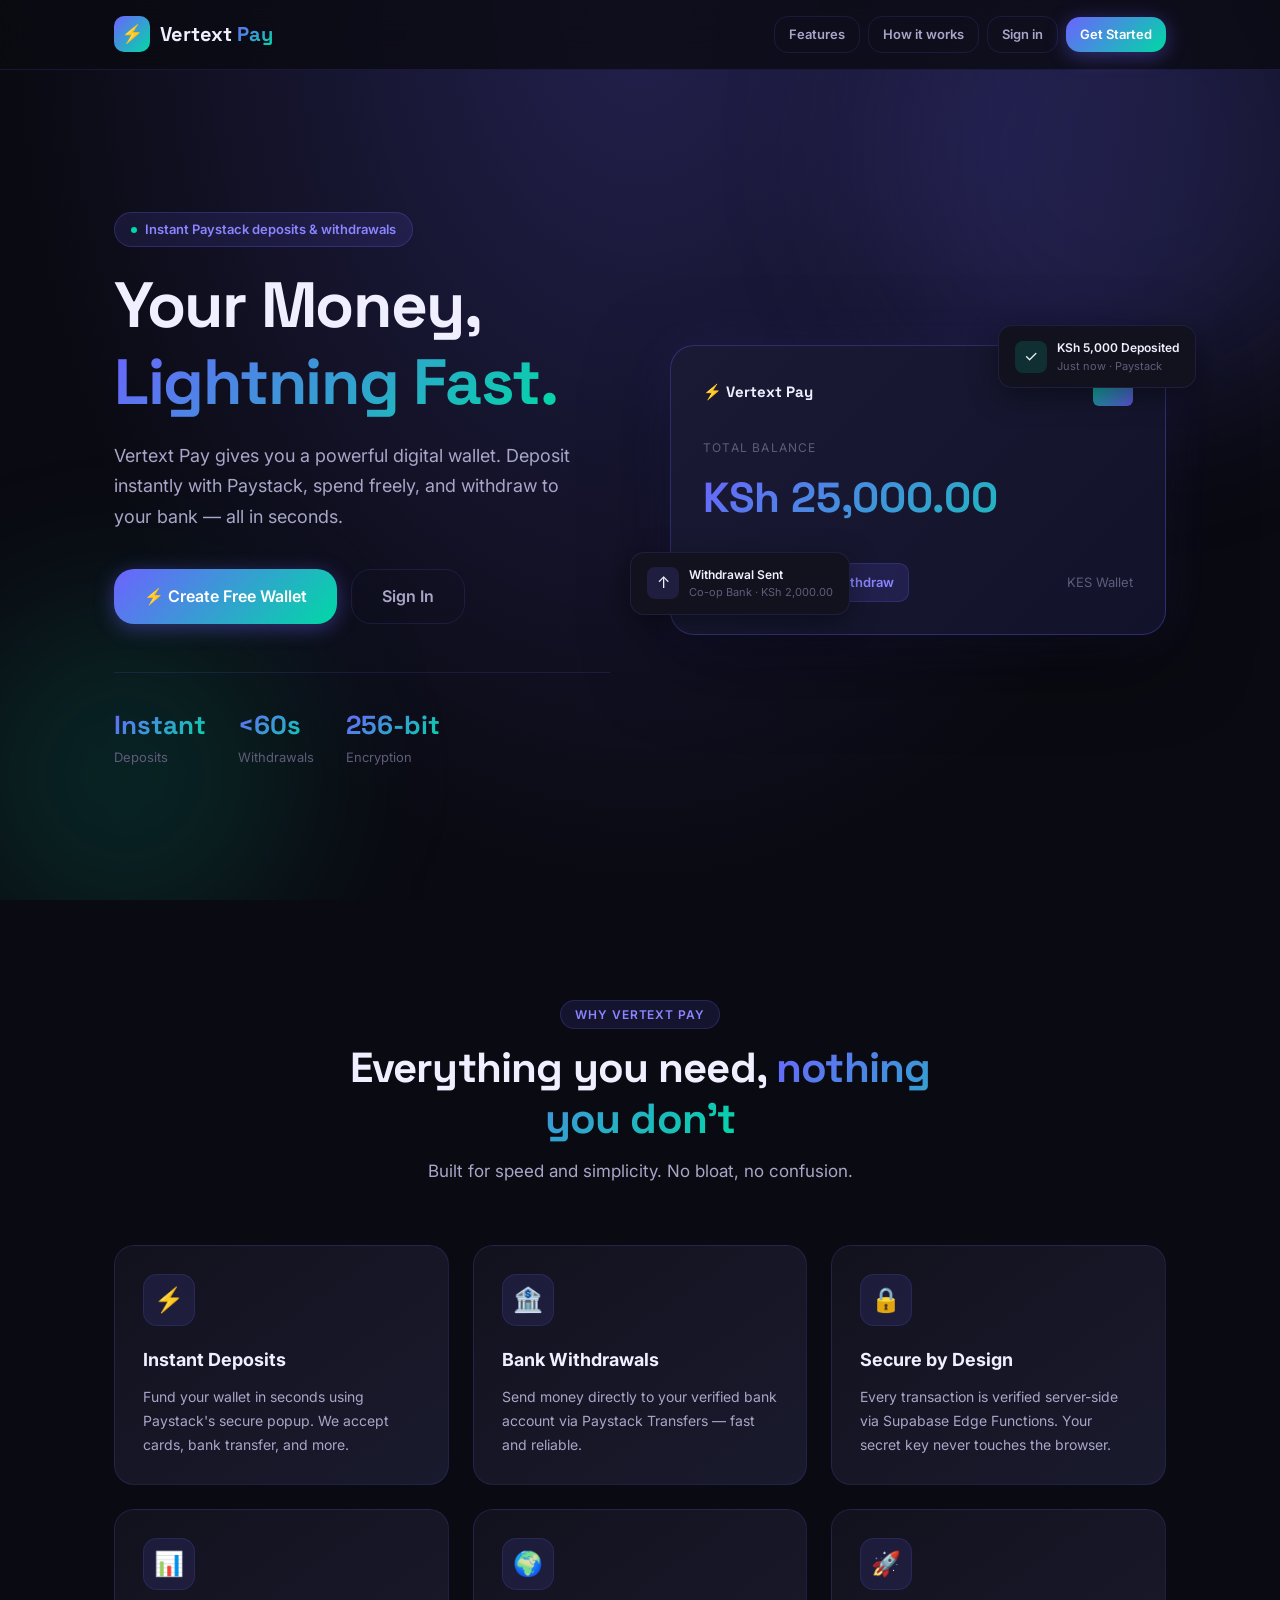
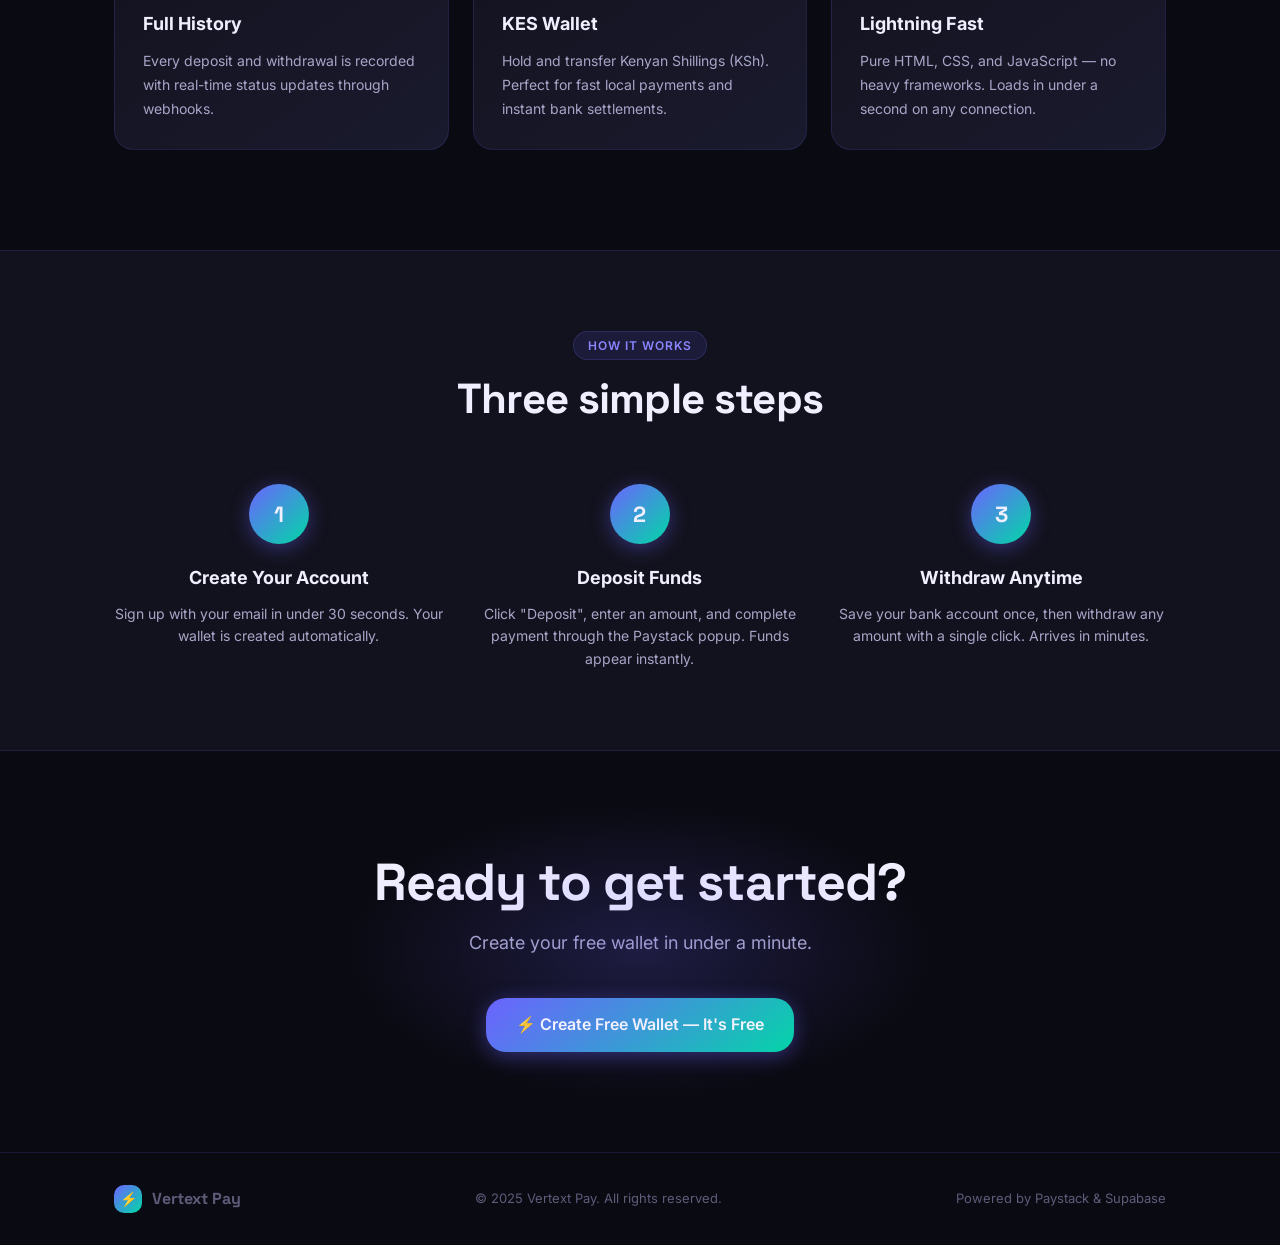
<file: index.html>
<!DOCTYPE html>
<html lang="en">
<head>
  <meta charset="UTF-8" />
  <meta name="viewport" content="width=device-width, initial-scale=1.0" />
  <meta name="description" content="Vertext Pay — The lightning-fast digital wallet. Deposit instantly via Paystack, withdraw to your bank in minutes." />
  <title>Vertext Pay — Lightning-Fast Digital Wallet</title>

  <!-- Preload critical fonts -->
  <link rel="preconnect" href="https://fonts.googleapis.com" crossorigin />
  <link rel="preconnect" href="https://fonts.gstatic.com" crossorigin />
  <link rel="stylesheet" href="css/styles.css" />

  <style>
    /* ── Landing page specific ──────────────────────────────── */
    .hero {
      min-height: 100vh;
      display: flex;
      align-items: center;
      position: relative;
      overflow: hidden;
      padding-top: 80px;
    }

    .hero-bg {
      position: absolute;
      inset: 0;
      background: var(--grad-glow);
      pointer-events: none;
    }

    .hero-orb {
      position: absolute;
      border-radius: 50%;
      filter: blur(80px);
      pointer-events: none;
    }

    .hero-orb-1 {
      width: 500px; height: 500px;
      background: rgba(108,99,255,0.18);
      top: -100px; right: -100px;
      animation: float 8s ease-in-out infinite;
    }

    .hero-orb-2 {
      width: 350px; height: 350px;
      background: rgba(0,217,165,0.12);
      bottom: -50px; left: -50px;
      animation: float 10s ease-in-out infinite reverse;
    }

    .hero-content {
      position: relative;
      z-index: 2;
      display: grid;
      grid-template-columns: 1fr 1fr;
      gap: 60px;
      align-items: center;
      padding: 80px 0;
    }

    .hero-badge {
      display: inline-flex;
      align-items: center;
      gap: 8px;
      background: rgba(108,99,255,0.12);
      border: 1px solid rgba(108,99,255,0.25);
      border-radius: 20px;
      padding: 6px 16px;
      font-size: 13px;
      font-weight: 600;
      color: var(--primary-light);
      margin-bottom: 20px;
    }

    .hero-badge .dot {
      width: 6px; height: 6px;
      background: var(--accent);
      border-radius: 50%;
      animation: pulse 2s ease-in-out infinite;
    }

    .hero-title {
      font-size: clamp(38px, 5vw, 64px);
      margin-bottom: 20px;
    }

    .hero-subtitle {
      font-size: 18px;
      color: var(--text-secondary);
      line-height: 1.7;
      margin-bottom: 36px;
      max-width: 480px;
    }

    .hero-cta {
      display: flex;
      gap: 14px;
      flex-wrap: wrap;
    }

    .hero-stats {
      display: flex;
      gap: 32px;
      margin-top: 48px;
      padding-top: 32px;
      border-top: 1px solid var(--border);
    }

    .hero-stat-value {
      font-size: 26px;
      font-weight: 800;
      font-family: 'Space Grotesk', sans-serif;
    }

    .hero-stat-label {
      font-size: 13px;
      color: var(--text-muted);
    }

    /* ── Wallet Card Mockup ──────────────────────────────────── */
    .wallet-mockup {
      position: relative;
    }

    .mockup-card {
      background: linear-gradient(135deg, #1A1A35 0%, #12122A 100%);
      border: 1px solid rgba(108,99,255,0.3);
      border-radius: 24px;
      padding: 32px;
      box-shadow: 0 24px 80px rgba(0,0,0,0.5), 0 0 60px rgba(108,99,255,0.15);
      animation: float 6s ease-in-out infinite;
    }

    .mockup-header {
      display: flex;
      justify-content: space-between;
      align-items: center;
      margin-bottom: 32px;
    }

    .mockup-logo {
      font-family: 'Space Grotesk', sans-serif;
      font-weight: 700;
      font-size: 15px;
    }

    .mockup-chip {
      width: 40px; height: 28px;
      background: linear-gradient(135deg, var(--accent), var(--primary));
      border-radius: 6px;
      opacity: 0.8;
    }

    .mockup-balance-label {
      font-size: 12px;
      color: var(--text-muted);
      text-transform: uppercase;
      letter-spacing: 0.1em;
      margin-bottom: 6px;
    }

    .mockup-balance {
      font-size: 42px;
      font-weight: 800;
      font-family: 'Space Grotesk', sans-serif;
      background: var(--grad-primary);
      -webkit-background-clip: text;
      -webkit-text-fill-color: transparent;
      background-clip: text;
      margin-bottom: 32px;
    }

    .mockup-footer {
      display: flex;
      justify-content: space-between;
      align-items: center;
    }

    .mockup-actions {
      display: flex;
      gap: 10px;
    }

    .mockup-action {
      display: flex;
      align-items: center;
      gap: 6px;
      background: rgba(108,99,255,0.15);
      border: 1px solid rgba(108,99,255,0.2);
      border-radius: 10px;
      padding: 8px 14px;
      font-size: 13px;
      font-weight: 600;
      color: var(--primary-light);
    }

    .mockup-user { font-size: 13px; color: var(--text-muted); }

    /* Floating mini cards */
    .float-badge {
      position: absolute;
      background: var(--bg-card);
      border: 1px solid var(--border);
      border-radius: var(--radius-md);
      padding: 12px 16px;
      display: flex;
      align-items: center;
      gap: 10px;
      box-shadow: 0 8px 30px rgba(0,0,0,0.4);
    }

    .float-badge-1 {
      top: -20px; right: -30px;
      animation: float 5s ease-in-out 1s infinite;
    }

    .float-badge-2 {
      bottom: 20px; left: -40px;
      animation: float 7s ease-in-out 0.5s infinite reverse;
    }

    .float-badge-icon {
      width: 32px; height: 32px;
      border-radius: 8px;
      display: flex; align-items: center; justify-content: center;
      font-size: 16px;
    }

    .float-badge-icon.green { background: rgba(0,217,165,0.15); }
    .float-badge-icon.purple { background: rgba(108,99,255,0.15); }

    .float-badge-text { font-size: 12px; font-weight: 600; }
    .float-badge-sub  { font-size: 11px; color: var(--text-muted); }

    /* ── Features Section ───────────────────────────────────── */
    .features {
      padding: 100px 0;
      position: relative;
    }

    .section-header {
      text-align: center;
      max-width: 600px;
      margin: 0 auto 60px;
    }

    .section-tag {
      display: inline-block;
      background: rgba(108,99,255,0.12);
      border: 1px solid rgba(108,99,255,0.2);
      border-radius: 20px;
      padding: 4px 14px;
      font-size: 12px;
      font-weight: 600;
      color: var(--primary-light);
      text-transform: uppercase;
      letter-spacing: 0.08em;
      margin-bottom: 14px;
    }

    .section-title {
      font-size: clamp(28px, 4vw, 42px);
      margin-bottom: 14px;
    }

    .section-subtitle {
      color: var(--text-secondary);
      font-size: 17px;
    }

    .features-grid {
      display: grid;
      grid-template-columns: repeat(3, 1fr);
      gap: 24px;
    }

    .feature-card {
      background: var(--grad-card);
      border: 1px solid var(--border);
      border-radius: var(--radius-lg);
      padding: 28px;
      transition: all 0.3s var(--ease);
      position: relative;
      overflow: hidden;
    }

    .feature-card::before {
      content: '';
      position: absolute;
      top: 0; left: 0; right: 0;
      height: 2px;
      background: var(--grad-primary);
      opacity: 0;
      transition: opacity 0.3s var(--ease);
    }

    .feature-card:hover {
      border-color: var(--border-hover);
      transform: translateY(-4px);
      box-shadow: 0 16px 40px rgba(0,0,0,0.3);
    }

    .feature-card:hover::before { opacity: 1; }

    .feature-icon {
      width: 52px; height: 52px;
      border-radius: 14px;
      display: flex; align-items: center; justify-content: center;
      font-size: 24px;
      margin-bottom: 20px;
      background: rgba(108,99,255,0.12);
      border: 1px solid rgba(108,99,255,0.15);
    }

    .feature-title {
      font-size: 18px;
      font-weight: 700;
      margin-bottom: 10px;
    }

    .feature-desc {
      color: var(--text-secondary);
      font-size: 14px;
      line-height: 1.7;
    }

    /* ── How it works ───────────────────────────────────────── */
    .how-it-works {
      padding: 80px 0;
      background: var(--bg-card);
      border-top: 1px solid var(--border);
      border-bottom: 1px solid var(--border);
    }

    .steps-grid {
      display: grid;
      grid-template-columns: repeat(3, 1fr);
      gap: 32px;
      margin-top: 60px;
    }

    .step {
      text-align: center;
      position: relative;
    }

    .step-number {
      width: 60px; height: 60px;
      border-radius: 50%;
      background: var(--grad-primary);
      display: flex; align-items: center; justify-content: center;
      font-family: 'Space Grotesk', sans-serif;
      font-size: 22px;
      font-weight: 800;
      margin: 0 auto 20px;
      box-shadow: var(--shadow-btn);
    }

    .step-title { font-size: 18px; font-weight: 700; margin-bottom: 10px; }
    .step-desc { color: var(--text-secondary); font-size: 14px; }

    /* ── CTA ────────────────────────────────────────────────── */
    .cta-section {
      padding: 100px 0;
      text-align: center;
      position: relative;
      overflow: hidden;
    }

    .cta-section::before {
      content: '';
      position: absolute;
      top: 50%; left: 50%;
      transform: translate(-50%, -50%);
      width: 600px; height: 300px;
      background: radial-gradient(ellipse, rgba(108,99,255,0.2) 0%, transparent 70%);
      pointer-events: none;
    }

    .cta-title { font-size: clamp(32px, 5vw, 52px); margin-bottom: 16px; }
    .cta-sub { color: var(--text-secondary); font-size: 18px; margin-bottom: 40px; }

    /* ── Footer ─────────────────────────────────────────────── */
    footer {
      border-top: 1px solid var(--border);
      padding: 32px 0;
      text-align: center;
      color: var(--text-muted);
      font-size: 13px;
    }

    .footer-inner {
      display: flex;
      align-items: center;
      justify-content: space-between;
    }

    /* ── Responsive ─────────────────────────────────────────── */
    @media (max-width: 900px) {
      .hero-content {
        grid-template-columns: 1fr;
        text-align: center;
        gap: 40px;
      }
      .hero-cta { justify-content: center; }
      .hero-stats { justify-content: center; }
      .features-grid { grid-template-columns: 1fr; }
      .steps-grid { grid-template-columns: 1fr; }
      .float-badge-1, .float-badge-2 { display: none; }
      .footer-inner { flex-direction: column; gap: 12px; }
    }
  </style>
</head>
<body>

  <!-- ── Navbar ─────────────────────────────────────────────── -->
  <nav class="navbar" id="navbar">
    <div class="container navbar-inner">
      <a href="/" class="logo">
        <div class="logo-icon">⚡</div>
        <span>Vertext <span class="text-gradient">Pay</span></span>
      </a>
      <div class="nav-links">
        <a href="#features" class="btn btn-ghost btn-sm">Features</a>
        <a href="#how" class="btn btn-ghost btn-sm">How it works</a>
        <a href="auth.html" class="btn btn-ghost btn-sm">Sign in</a>
        <a href="auth.html?tab=signup" class="btn btn-primary btn-sm">Get Started</a>
      </div>
    </div>
  </nav>

  <!-- ── Hero ───────────────────────────────────────────────── -->
  <section class="hero">
    <div class="hero-bg"></div>
    <div class="hero-orb hero-orb-1"></div>
    <div class="hero-orb hero-orb-2"></div>

    <div class="container">
      <div class="hero-content">
        <div class="hero-left">
          <div class="hero-badge">
            <span class="dot"></span>
            Instant Paystack deposits & withdrawals
          </div>
          <h1 class="hero-title">
            Your Money,
            <span class="text-gradient">Lightning Fast.</span>
          </h1>
          <p class="hero-subtitle">
            Vertext Pay gives you a powerful digital wallet. Deposit instantly with Paystack, spend freely, and withdraw to your bank — all in seconds.
          </p>
          <div class="hero-cta">
            <a href="auth.html?tab=signup" class="btn btn-primary btn-lg" id="hero-cta-btn">
              ⚡ Create Free Wallet
            </a>
            <a href="auth.html" class="btn btn-ghost btn-lg">Sign In</a>
          </div>
          <div class="hero-stats">
            <div>
              <div class="hero-stat-value text-gradient">Instant</div>
              <div class="hero-stat-label">Deposits</div>
            </div>
            <div>
              <div class="hero-stat-value text-gradient">&lt;60s</div>
              <div class="hero-stat-label">Withdrawals</div>
            </div>
            <div>
              <div class="hero-stat-value text-gradient">256-bit</div>
              <div class="hero-stat-label">Encryption</div>
            </div>
          </div>
        </div>

        <div class="hero-right wallet-mockup">
          <div class="mockup-card">
            <div class="mockup-header">
              <div class="mockup-logo">⚡ Vertext Pay</div>
              <div class="mockup-chip"></div>
            </div>
            <div class="mockup-balance-label">Total Balance</div>
            <div class="mockup-balance">KSh 25,000.00</div>
            <div class="mockup-footer">
              <div class="mockup-actions">
                <div class="mockup-action">↓ Deposit</div>
                <div class="mockup-action">↑ Withdraw</div>
              </div>
              <div class="mockup-user">KES Wallet</div>
            </div>
          </div>

          <!-- Floating badges -->
          <div class="float-badge float-badge-1">
            <div class="float-badge-icon green">✓</div>
            <div>
              <div class="float-badge-text">KSh 5,000 Deposited</div>
              <div class="float-badge-sub">Just now · Paystack</div>
            </div>
          </div>
          <div class="float-badge float-badge-2">
            <div class="float-badge-icon purple">↑</div>
            <div>
              <div class="float-badge-text">Withdrawal Sent</div>
              <div class="float-badge-sub">Co-op Bank · KSh 2,000.00</div>
            </div>
          </div>
        </div>
      </div>
    </div>
  </section>

  <!-- ── Features ───────────────────────────────────────────── -->
  <section class="features" id="features">
    <div class="container">
      <div class="section-header">
        <div class="section-tag">Why Vertext Pay</div>
        <h2 class="section-title">Everything you need, <span class="text-gradient">nothing you don't</span></h2>
        <p class="section-subtitle">Built for speed and simplicity. No bloat, no confusion.</p>
      </div>
      <div class="features-grid">
        <div class="feature-card">
          <div class="feature-icon">⚡</div>
          <div class="feature-title">Instant Deposits</div>
          <p class="feature-desc">Fund your wallet in seconds using Paystack's secure popup. We accept cards, bank transfer, and more.</p>
        </div>
        <div class="feature-card">
          <div class="feature-icon">🏦</div>
          <div class="feature-title">Bank Withdrawals</div>
          <p class="feature-desc">Send money directly to your verified bank account via Paystack Transfers — fast and reliable.</p>
        </div>
        <div class="feature-card">
          <div class="feature-icon">🔒</div>
          <div class="feature-title">Secure by Design</div>
          <p class="feature-desc">Every transaction is verified server-side via Supabase Edge Functions. Your secret key never touches the browser.</p>
        </div>
        <div class="feature-card">
          <div class="feature-icon">📊</div>
          <div class="feature-title">Full History</div>
          <p class="feature-desc">Every deposit and withdrawal is recorded with real-time status updates through webhooks.</p>
        </div>
        <div class="feature-card">
          <div class="feature-icon">🌍</div>
          <div class="feature-title">KES Wallet</div>
          <p class="feature-desc">Hold and transfer Kenyan Shillings (KSh). Perfect for fast local payments and instant bank settlements.</p>
        </div>
        <div class="feature-card">
          <div class="feature-icon">🚀</div>
          <div class="feature-title">Lightning Fast</div>
          <p class="feature-desc">Pure HTML, CSS, and JavaScript — no heavy frameworks. Loads in under a second on any connection.</p>
        </div>
      </div>
    </div>
  </section>

  <!-- ── How it works ───────────────────────────────────────── -->
  <section class="how-it-works" id="how">
    <div class="container">
      <div class="section-header">
        <div class="section-tag">How it works</div>
        <h2 class="section-title">Three simple steps</h2>
      </div>
      <div class="steps-grid">
        <div class="step">
          <div class="step-number">1</div>
          <div class="step-title">Create Your Account</div>
          <p class="step-desc">Sign up with your email in under 30 seconds. Your wallet is created automatically.</p>
        </div>
        <div class="step">
          <div class="step-number">2</div>
          <div class="step-title">Deposit Funds</div>
          <p class="step-desc">Click "Deposit", enter an amount, and complete payment through the Paystack popup. Funds appear instantly.</p>
        </div>
        <div class="step">
          <div class="step-number">3</div>
          <div class="step-title">Withdraw Anytime</div>
          <p class="step-desc">Save your bank account once, then withdraw any amount with a single click. Arrives in minutes.</p>
        </div>
      </div>
    </div>
  </section>

  <!-- ── CTA ────────────────────────────────────────────────── -->
  <section class="cta-section">
    <div class="container">
      <h2 class="cta-title">Ready to get started?</h2>
      <p class="cta-sub">Create your free wallet in under a minute.</p>
      <a href="auth.html?tab=signup" class="btn btn-primary btn-lg" id="cta-signup-btn">
        ⚡ Create Free Wallet — It's Free
      </a>
    </div>
  </section>

  <!-- ── Footer ─────────────────────────────────────────────── -->
  <footer>
    <div class="container footer-inner">
      <div class="logo" style="font-size:16px">
        <span class="logo-icon" style="width:28px;height:28px;font-size:14px">⚡</span>
        Vertext Pay
      </div>
      <div>© 2025 Vertext Pay. All rights reserved.</div>
      <div style="color:var(--text-muted)">Powered by Paystack &amp; Supabase</div>
    </div>
  </footer>

  <div id="toast-container"></div>

  <script src="js/config.js"></script>
  <script src="js/utils.js"></script>
  <script>
    // Smooth navbar bg on scroll
    window.addEventListener('scroll', () => {
      const nav = document.getElementById('navbar');
      if (window.scrollY > 20) {
        nav.style.background = 'rgba(10,10,18,0.95)';
      } else {
        nav.style.background = 'rgba(10,10,18,0.8)';
      }
    });

    // Handle signup tab param
    const params = new URLSearchParams(window.location.search);
    if (params.get('tab') === 'signup') {
      window.location.href = 'auth.html?tab=signup';
    }

    // Fade in hero
    document.querySelector('.hero-content').style.animation = 'fadeInUp 0.6s ease both';
  </script>
</body>
</html>
</file>
<file: css/styles.css>
/* ============================================================
   VERTEXT PAY — Global Design System
   ============================================================ */

@import url('https://fonts.googleapis.com/css2?family=Inter:wght@300;400;500;600;700;800&family=Space+Grotesk:wght@400;500;600;700&display=swap');

/* ── CSS Variables ─────────────────────────────────────────── */
:root {
  /* Brand palette */
  --primary:       #6C63FF;
  --primary-light: #8B85FF;
  --primary-dark:  #4B44CC;
  --accent:        #00D9A5;
  --accent-light:  #26FFB8;
  --danger:        #FF4D6D;
  --warning:       #FFB547;
  --success:       #00D9A5;

  /* Surfaces */
  --bg-base:       #0A0A12;
  --bg-card:       #12121E;
  --bg-elevated:   #1A1A2E;
  --bg-hover:      #20203A;
  --border:        rgba(108, 99, 255, 0.15);
  --border-hover:  rgba(108, 99, 255, 0.35);

  /* Text */
  --text-primary:  #F0EFFF;
  --text-secondary:#A8A6C8;
  --text-muted:    #5E5C7A;

  /* Gradients */
  --grad-primary:  linear-gradient(135deg, #6C63FF 0%, #00D9A5 100%);
  --grad-card:     linear-gradient(145deg, #12121E 0%, #1A1A2E 100%);
  --grad-glow:     radial-gradient(ellipse at 50% 0%, rgba(108,99,255,0.25) 0%, transparent 70%);

  /* Spacing */
  --radius-sm:  8px;
  --radius-md:  14px;
  --radius-lg:  20px;
  --radius-xl:  28px;

  /* Shadows */
  --shadow-card:  0 4px 24px rgba(0,0,0,0.4), 0 1px 0 rgba(255,255,255,0.04) inset;
  --shadow-glow:  0 0 40px rgba(108,99,255,0.3);
  --shadow-btn:   0 4px 20px rgba(108,99,255,0.4);
  --shadow-accent:0 4px 20px rgba(0,217,165,0.35);

  /* Transitions */
  --ease: cubic-bezier(0.4, 0, 0.2, 1);
  --duration: 200ms;
}

/* ── Reset & Base ──────────────────────────────────────────── */
*, *::before, *::after { box-sizing: border-box; margin: 0; padding: 0; }

html {
  scroll-behavior: smooth;
  -webkit-font-smoothing: antialiased;
  -moz-osx-font-smoothing: grayscale;
}

body {
  font-family: 'Inter', sans-serif;
  font-size: 15px;
  line-height: 1.6;
  color: var(--text-primary);
  background: var(--bg-base);
  min-height: 100vh;
  overflow-x: hidden;
}

a { color: inherit; text-decoration: none; }
img { max-width: 100%; display: block; }
button { cursor: pointer; font-family: inherit; border: none; outline: none; }
input, select, textarea { font-family: inherit; }

/* ── Typography ────────────────────────────────────────────── */
h1, h2, h3, h4, h5 {
  font-family: 'Space Grotesk', sans-serif;
  font-weight: 700;
  line-height: 1.2;
  letter-spacing: -0.02em;
}

.text-gradient {
  background: var(--grad-primary);
  -webkit-background-clip: text;
  -webkit-text-fill-color: transparent;
  background-clip: text;
}

/* ── Layout ────────────────────────────────────────────────── */
.container {
  width: 100%;
  max-width: 1100px;
  margin: 0 auto;
  padding: 0 24px;
}

/* ── Navbar ────────────────────────────────────────────────── */
.navbar {
  position: fixed;
  top: 0; left: 0; right: 0;
  z-index: 100;
  padding: 16px 0;
  background: rgba(10,10,18,0.8);
  backdrop-filter: blur(20px);
  -webkit-backdrop-filter: blur(20px);
  border-bottom: 1px solid var(--border);
  transition: background var(--duration) var(--ease);
}

.navbar-inner {
  display: flex;
  align-items: center;
  justify-content: space-between;
}

.logo {
  display: flex;
  align-items: center;
  gap: 10px;
  font-family: 'Space Grotesk', sans-serif;
  font-size: 20px;
  font-weight: 700;
}

.logo-icon {
  width: 36px; height: 36px;
  background: var(--grad-primary);
  border-radius: 10px;
  display: flex; align-items: center; justify-content: center;
  font-size: 18px;
}

.nav-links {
  display: flex;
  gap: 8px;
  align-items: center;
}

/* ── Buttons ───────────────────────────────────────────────── */
.btn {
  display: inline-flex;
  align-items: center;
  justify-content: center;
  gap: 8px;
  padding: 10px 22px;
  border-radius: var(--radius-md);
  font-size: 14px;
  font-weight: 600;
  transition: all var(--duration) var(--ease);
  white-space: nowrap;
}

.btn-primary {
  background: var(--grad-primary);
  color: #fff;
  box-shadow: var(--shadow-btn);
}
.btn-primary:hover {
  transform: translateY(-2px);
  box-shadow: 0 8px 30px rgba(108,99,255,0.5);
  filter: brightness(1.08);
}
.btn-primary:active { transform: translateY(0); }

.btn-ghost {
  background: transparent;
  color: var(--text-secondary);
  border: 1px solid var(--border);
}
.btn-ghost:hover {
  background: var(--bg-elevated);
  color: var(--text-primary);
  border-color: var(--border-hover);
}

.btn-accent {
  background: var(--accent);
  color: #0A0A12;
  font-weight: 700;
  box-shadow: var(--shadow-accent);
}
.btn-accent:hover {
  transform: translateY(-2px);
  box-shadow: 0 8px 30px rgba(0,217,165,0.45);
  filter: brightness(1.08);
}

.btn-danger {
  background: rgba(255,77,109,0.15);
  color: var(--danger);
  border: 1px solid rgba(255,77,109,0.25);
}
.btn-danger:hover {
  background: rgba(255,77,109,0.25);
}

.btn-lg { padding: 14px 30px; font-size: 16px; border-radius: var(--radius-lg); }
.btn-sm { padding: 7px 14px; font-size: 13px; }

.btn:disabled {
  opacity: 0.5;
  cursor: not-allowed;
  transform: none !important;
  filter: none !important;
}

/* Loading spinner in button */
.btn .spinner {
  width: 16px; height: 16px;
  border: 2px solid rgba(255,255,255,0.3);
  border-top-color: #fff;
  border-radius: 50%;
  animation: spin 0.6s linear infinite;
  display: none;
}
.btn.loading .spinner { display: block; }
.btn.loading .btn-text { opacity: 0.7; }

/* ── Cards ─────────────────────────────────────────────────── */
.card {
  background: var(--grad-card);
  border: 1px solid var(--border);
  border-radius: var(--radius-lg);
  box-shadow: var(--shadow-card);
  padding: 24px;
  transition: border-color var(--duration) var(--ease),
              box-shadow var(--duration) var(--ease);
}

.card:hover { border-color: var(--border-hover); }

/* ── Form Inputs ───────────────────────────────────────────── */
.form-group {
  display: flex;
  flex-direction: column;
  gap: 6px;
  margin-bottom: 16px;
}

.form-label {
  font-size: 13px;
  font-weight: 500;
  color: var(--text-secondary);
  text-transform: uppercase;
  letter-spacing: 0.06em;
}

.form-input {
  background: var(--bg-base);
  border: 1px solid var(--border);
  border-radius: var(--radius-md);
  padding: 12px 16px;
  color: var(--text-primary);
  font-size: 15px;
  width: 100%;
  transition: border-color var(--duration) var(--ease),
              box-shadow var(--duration) var(--ease);
  appearance: none;
  -webkit-appearance: none;
}

.form-input:focus {
  outline: none;
  border-color: var(--primary);
  box-shadow: 0 0 0 3px rgba(108,99,255,0.2);
}

.form-input::placeholder { color: var(--text-muted); }

.form-input.error {
  border-color: var(--danger);
  box-shadow: 0 0 0 3px rgba(255,77,109,0.15);
}

/* ── Alert/Toast Messages ─────────────────────────────────── */
.alert {
  display: flex;
  align-items: center;
  gap: 10px;
  padding: 12px 16px;
  border-radius: var(--radius-md);
  font-size: 14px;
  font-weight: 500;
  margin-bottom: 16px;
}

.alert-success {
  background: rgba(0,217,165,0.12);
  border: 1px solid rgba(0,217,165,0.25);
  color: var(--accent);
}

.alert-error {
  background: rgba(255,77,109,0.12);
  border: 1px solid rgba(255,77,109,0.25);
  color: var(--danger);
}

.alert-info {
  background: rgba(108,99,255,0.12);
  border: 1px solid rgba(108,99,255,0.25);
  color: var(--primary-light);
}

/* ── Toast Notification ────────────────────────────────────── */
#toast-container {
  position: fixed;
  bottom: 24px;
  right: 24px;
  z-index: 9999;
  display: flex;
  flex-direction: column;
  gap: 8px;
}

.toast {
  padding: 12px 20px;
  border-radius: var(--radius-md);
  font-size: 14px;
  font-weight: 500;
  box-shadow: 0 8px 30px rgba(0,0,0,0.4);
  animation: slideInRight 0.3s var(--ease);
  min-width: 280px;
  display: flex;
  align-items: center;
  gap: 10px;
}

.toast.success {
  background: #0D2E27;
  border: 1px solid rgba(0,217,165,0.3);
  color: var(--accent);
}

.toast.error {
  background: #2E0D17;
  border: 1px solid rgba(255,77,109,0.3);
  color: var(--danger);
}

.toast.info {
  background: #16143A;
  border: 1px solid rgba(108,99,255,0.3);
  color: var(--primary-light);
}

.toast.fade-out {
  animation: slideOutRight 0.3s var(--ease) forwards;
}

/* ── Modal ─────────────────────────────────────────────────── */
.modal-overlay {
  position: fixed;
  inset: 0;
  background: rgba(0,0,0,0.7);
  backdrop-filter: blur(8px);
  -webkit-backdrop-filter: blur(8px);
  z-index: 200;
  display: flex;
  align-items: center;
  justify-content: center;
  padding: 20px;
  opacity: 0;
  visibility: hidden;
  transition: opacity 0.25s var(--ease), visibility 0.25s var(--ease);
}

.modal-overlay.open {
  opacity: 1;
  visibility: visible;
}

.modal {
  background: var(--bg-card);
  border: 1px solid var(--border);
  border-radius: var(--radius-xl);
  padding: 32px;
  width: 100%;
  max-width: 480px;
  box-shadow: 0 24px 80px rgba(0,0,0,0.6);
  transform: translateY(20px) scale(0.97);
  transition: transform 0.25s var(--ease);
}

.modal-overlay.open .modal {
  transform: translateY(0) scale(1);
}

.modal-header {
  display: flex;
  align-items: center;
  justify-content: space-between;
  margin-bottom: 24px;
}

.modal-title {
  font-size: 20px;
  font-weight: 700;
}

.modal-close {
  width: 32px; height: 32px;
  border-radius: 50%;
  background: var(--bg-elevated);
  border: 1px solid var(--border);
  color: var(--text-secondary);
  display: flex; align-items: center; justify-content: center;
  font-size: 16px;
  transition: all var(--duration) var(--ease);
}
.modal-close:hover { color: var(--text-primary); background: var(--bg-hover); }

/* ── Badge ─────────────────────────────────────────────────── */
.badge {
  display: inline-flex;
  align-items: center;
  padding: 3px 10px;
  border-radius: 20px;
  font-size: 12px;
  font-weight: 600;
  text-transform: capitalize;
}

.badge-success { background: rgba(0,217,165,0.15); color: var(--accent); }
.badge-pending { background: rgba(255,181,71,0.15); color: var(--warning); }
.badge-failed  { background: rgba(255,77,109,0.15); color: var(--danger); }
.badge-deposit { background: rgba(108,99,255,0.15); color: var(--primary-light); }
.badge-withdrawal { background: rgba(0,217,165,0.10); color: #6BFFE0; }

/* ── Utilities ─────────────────────────────────────────────── */
.hidden { display: none !important; }
.flex { display: flex; }
.flex-col { flex-direction: column; }
.items-center { align-items: center; }
.justify-between { justify-content: space-between; }
.gap-2 { gap: 8px; }
.gap-3 { gap: 12px; }
.gap-4 { gap: 16px; }
.mt-4 { margin-top: 16px; }
.mb-4 { margin-bottom: 16px; }
.text-sm { font-size: 13px; }
.text-muted { color: var(--text-muted); }
.text-secondary { color: var(--text-secondary); }
.font-bold { font-weight: 700; }
.w-full { width: 100%; }

/* ── Divider ───────────────────────────────────────────────── */
.divider {
  border: none;
  border-top: 1px solid var(--border);
  margin: 20px 0;
}

/* ── Skeleton loader ───────────────────────────────────────── */
.skeleton {
  background: linear-gradient(90deg, var(--bg-elevated) 25%, var(--bg-hover) 50%, var(--bg-elevated) 75%);
  background-size: 200% 100%;
  animation: shimmer 1.4s infinite;
  border-radius: var(--radius-sm);
}

/* ── Animations ────────────────────────────────────────────── */
@keyframes spin {
  to { transform: rotate(360deg); }
}

@keyframes shimmer {
  0%   { background-position: 200% 0; }
  100% { background-position: -200% 0; }
}

@keyframes slideInRight {
  from { transform: translateX(120%); opacity: 0; }
  to   { transform: translateX(0);    opacity: 1; }
}

@keyframes slideOutRight {
  from { transform: translateX(0);    opacity: 1; }
  to   { transform: translateX(120%); opacity: 0; }
}

@keyframes fadeInUp {
  from { transform: translateY(20px); opacity: 0; }
  to   { transform: translateY(0);    opacity: 1; }
}

@keyframes pulse {
  0%, 100% { opacity: 1; }
  50%       { opacity: 0.5; }
}

@keyframes float {
  0%, 100% { transform: translateY(0px); }
  50%       { transform: translateY(-12px); }
}

/* ── Responsive ────────────────────────────────────────────── */
@media (max-width: 768px) {
  .container { padding: 0 16px; }
  .modal { padding: 24px; }
  h1 { font-size: clamp(28px, 8vw, 52px); }
  #toast-container { right: 12px; bottom: 12px; }
}
</file>
